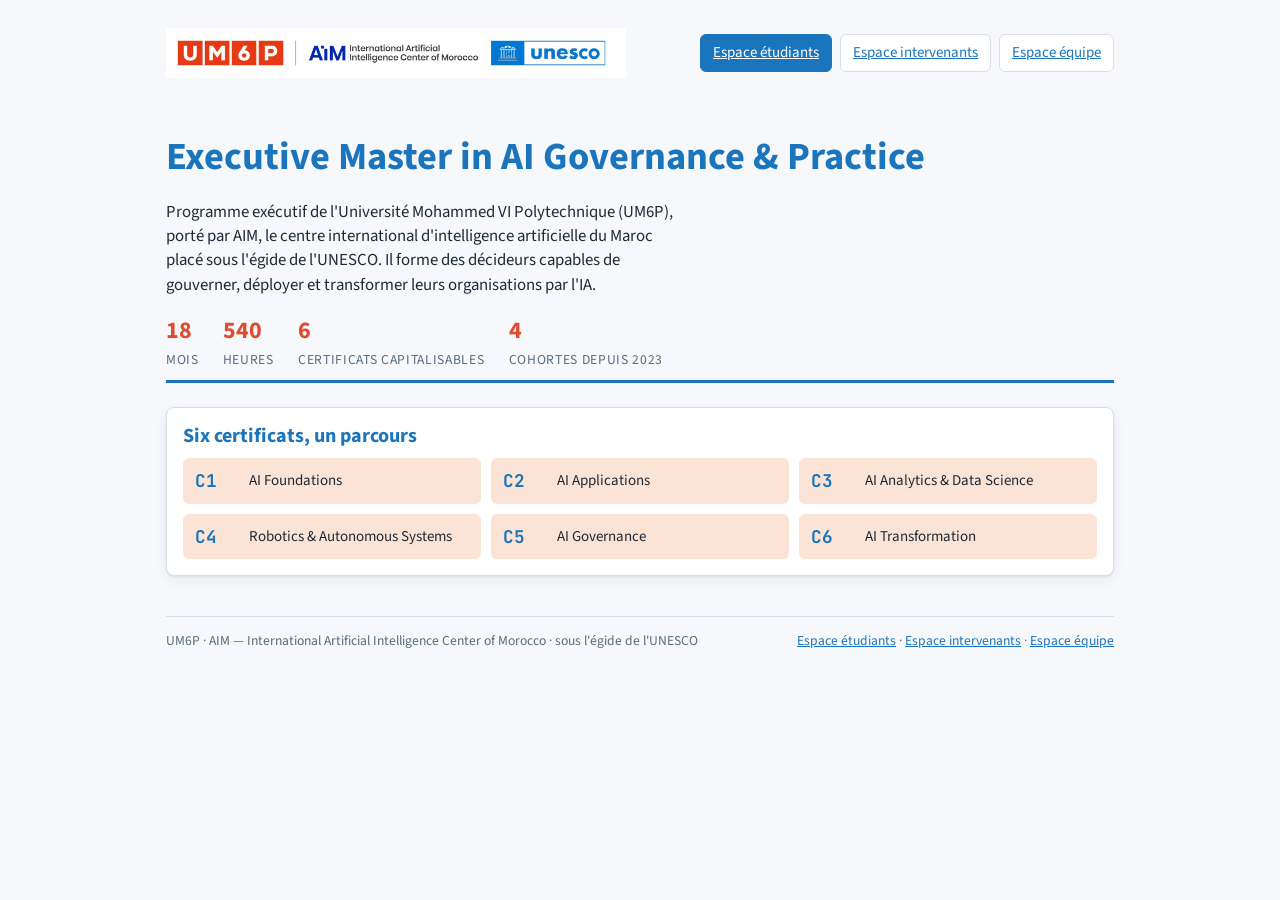
<file: index.html>
<!doctype html>
<html lang="fr">
<head>
<meta charset="utf-8">
<meta name="viewport" content="width=device-width, initial-scale=1, viewport-fit=cover">
<title>Master Exécutif AIGP — UM6P</title>
<meta name="description" content="Executive Master in AI Governance & Practice — UM6P | AIM | UNESCO. Espaces étudiants, intervenants et équipe.">
<link rel="stylesheet" href="https://fonts.googleapis.com/css2?family=Source+Sans+3:wght@400;600;700&family=JetBrains+Mono:wght@500;700&display=swap">
<link rel="stylesheet" href="styles.css">
<style>
  .home { max-width: 980px; margin: 0 auto; padding-block: 28px 60px; padding-left: max(16px, env(safe-area-inset-left, 0px)); padding-right: max(16px, env(safe-area-inset-right, 0px)); }
  .home header { display: flex; flex-wrap: wrap; gap: 16px; align-items: center; justify-content: space-between; margin-bottom: 28px; }
  .home header img { width: min(100%, 460px); }
  .hero { padding: 28px 0 10px; border-bottom: 3px solid var(--bleu); margin-bottom: 24px; }
  .hero h1 { font-size: clamp(1.6rem, 3.5vw, 2.4rem); }
  .hero p { max-width: 65ch; font-size: 1.05rem; }
  .facts { display: flex; flex-wrap: wrap; gap: 24px; margin: 14px 0 0; padding: 0; list-style: none; }
  .facts li strong { display: block; font-size: 1.5rem; color: var(--rouge); font-variant-numeric: tabular-nums; }
  .facts li span { font-size: .85rem; color: var(--texte-2); text-transform: uppercase; letter-spacing: .05em; }
  .grid { display: grid; grid-template-columns: repeat(auto-fit, minmax(260px, 1fr)); gap: 16px; }
  .certs { display: grid; grid-template-columns: repeat(auto-fit, minmax(280px, 1fr)); gap: 10px; counter-reset: c; }
  .certs div { display: grid; grid-template-columns: 44px 1fr; gap: 10px; align-items: center; padding: 10px 12px; background: var(--peche); border-radius: 6px; }
  .certs div b { font-family: var(--mono); color: var(--bleu); font-size: 1.1rem; }
  .cohorts a.btn { justify-content: space-between; width: 100%; margin-top: 8px; }
  footer { margin-top: 40px; font-size: .85rem; color: var(--texte-2); border-top: 1px solid var(--bord); padding-top: 14px; display: flex; flex-wrap: wrap; gap: 10px; justify-content: space-between; }
</style>
</head>
<body>
<div class="home">
  <header>
    <img src="assets/logo.png" alt="UM6P | AIM | UNESCO">
    <span style="display:flex;gap:8px;flex-wrap:wrap"><a class="btn primary" href="etudiant.html">Espace étudiants</a><a class="btn" href="prof.html">Espace intervenants</a><a class="btn" href="admin.html">Espace équipe</a></span>
  </header>

  <section class="hero">
    <h1>Executive Master in AI Governance &amp; Practice</h1>
    <p>Programme exécutif de l'Université Mohammed VI Polytechnique (UM6P), porté par AIM, le centre international d'intelligence artificielle du Maroc placé sous l'égide de l'UNESCO. Il forme des décideurs capables de gouverner, déployer et transformer leurs organisations par l'IA.</p>
    <ul class="facts">
      <li><strong>18</strong><span>mois</span></li>
      <li><strong>540</strong><span>heures</span></li>
      <li><strong>6</strong><span>certificats capitalisables</span></li>
      <li><strong>4</strong><span>cohortes depuis 2023</span></li>
    </ul>
  </section>

  <section class="card" style="margin-bottom:16px">
    <h2>Six certificats, un parcours</h2>
    <div class="certs">
      <div><b>C1</b><span>AI Foundations</span></div>
      <div><b>C2</b><span>AI Applications</span></div>
      <div><b>C3</b><span>AI Analytics &amp; Data Science</span></div>
      <div><b>C4</b><span>Robotics &amp; Autonomous Systems</span></div>
      <div><b>C5</b><span>AI Governance</span></div>
      <div><b>C6</b><span>AI Transformation</span></div>
    </div>
  </section>

  <footer>
    <span>UM6P · AIM — International Artificial Intelligence Center of Morocco · sous l'égide de l'UNESCO</span>
    <span><a href="etudiant.html">Espace étudiants</a> · <a href="prof.html">Espace intervenants</a> · <a href="admin.html">Espace équipe</a></span>
  </footer>
</div>
</body>
</html>
</file>
<file: styles.css>
/* Gestion Master Exécutif AIGP — feuille de style commune
   Layout : barre latérale fixe + zone de travail ; onglets horizontaux sur mobile. */
:root {
  --bleu: #1B75BC;        /* titres, actions principales (charte UM6P) */
  --bleu-fonce: #155E97;
  --rouge: #E2492F;       /* titres de séance, suppression */
  --peche: #FBE4D5;       /* cellules d'étiquette */
  --fond: #F6F8FB;
  --surface: #FFFFFF;
  --surface-2: #EEF2F7;
  --texte: #1E2A38;
  --texte-2: #5B6B7E;
  --bord: #D7DEE8;
  --ok: #2E8B57;
  --alerte: #C98A00;
  --critique: #C0392B;
  --ombre: 0 1px 2px rgba(20, 40, 70, .08), 0 4px 14px rgba(20, 40, 70, .06);
  --police: "Source Sans 3", "Segoe UI", Arial, sans-serif;
  --mono: "JetBrains Mono", "SFMono-Regular", Consolas, monospace;
  --rayon: 8px;
  color-scheme: light;
}
@media (prefers-color-scheme: dark) {
  :root:not([data-theme="light"]) {
    --fond: #121922; --surface: #1A2330; --surface-2: #222E3D; --texte: #E6ECF3; --texte-2: #9FB0C3;
    --bord: #2F3D4E; --peche: #4A3328; --bleu: #4C9BE0; --bleu-fonce: #6FB0EA; --rouge: #F0785F;
    --ombre: 0 1px 2px rgba(0,0,0,.4); color-scheme: dark;
  }
}
:root[data-theme="dark"] {
  --fond: #121922; --surface: #1A2330; --surface-2: #222E3D; --texte: #E6ECF3; --texte-2: #9FB0C3;
  --bord: #2F3D4E; --peche: #4A3328; --bleu: #4C9BE0; --bleu-fonce: #6FB0EA; --rouge: #F0785F;
  --ombre: 0 1px 2px rgba(0,0,0,.4); color-scheme: dark;
}

* { box-sizing: border-box; }
html, body { height: 100%; }
body { margin: 0; background: var(--fond); color: var(--texte); font-family: var(--police); font-size: 15px; line-height: 1.45; }
h1, h2, h3 { color: var(--bleu); margin: 0 0 .5em; text-wrap: balance; line-height: 1.2; }
h1 { font-size: 1.5rem; } h2 { font-size: 1.25rem; } h3 { font-size: 1.05rem; }
a { color: var(--bleu); }
button, input, select, textarea { font: inherit; color: inherit; }
.num { font-variant-numeric: tabular-nums; text-align: right; }
.mono { font-family: var(--mono); font-size: .9em; }
.muted { color: var(--texte-2); }
.hidden, [hidden] { display: none !important; }
.small { font-size: .85rem; }

/* Coque */
.shell { display: grid; grid-template-columns: 230px 1fr; min-height: 100%; }
.sidebar { background: var(--surface); border-right: 1px solid var(--bord); padding: 16px 12px; display: flex; flex-direction: column; gap: 4px; position: sticky; top: 0; height: 100vh; overflow-y: auto; }
.sidebar .brand { padding: 4px 8px 14px; border-bottom: 1px solid var(--bord); margin-bottom: 8px; }
.sidebar .brand img { width: 100%; height: auto; display: block; }
.sidebar .brand strong { display: block; margin-top: 8px; color: var(--bleu); font-size: .95rem; }
.nav button { width: 100%; text-align: left; background: none; border: 0; padding: 9px 10px; border-radius: 6px; cursor: pointer; color: var(--texte); display: flex; gap: 10px; align-items: center; }
.nav button:hover { background: var(--surface-2); }
.nav button.active { background: var(--bleu); color: #fff; }
.nav button .ico { width: 18px; text-align: center; opacity: .8; }
.sidebar .foot { margin-top: auto; font-size: .8rem; color: var(--texte-2); padding: 8px; }
main { padding-block: 20px 40px; padding-left: max(16px, env(safe-area-inset-left, 0px)); padding-right: max(16px, env(safe-area-inset-right, 0px)); min-width: 0; }
.topbar { display: flex; flex-wrap: wrap; gap: 12px; align-items: center; justify-content: space-between; margin-bottom: 18px; }
.topbar .scope { display: flex; gap: 8px; align-items: center; }
.topbar select { padding: 6px 10px; border-radius: 6px; border: 1px solid var(--bord); background: var(--surface); }

@media (max-width: 860px) {
  .shell { grid-template-columns: 1fr; }
  .sidebar { position: static; height: auto; border-right: 0; border-bottom: 1px solid var(--bord); padding: 10px 12px; }
  .sidebar .brand { display: none; }
  .nav { display: flex; gap: 4px; overflow-x: auto; padding-bottom: 4px; }
  .nav button { white-space: nowrap; width: auto; }
  .sidebar .foot { display: none; }
}

/* Composants */
.card { background: var(--surface); border: 1px solid var(--bord); border-radius: var(--rayon); padding: 16px; box-shadow: var(--ombre); }
.card + .card, .stack > * + * { margin-top: 16px; }
.tiles { display: grid; grid-template-columns: repeat(auto-fit, minmax(180px, 1fr)); gap: 12px; margin-bottom: 16px; }
.tile { background: var(--surface); border: 1px solid var(--bord); border-radius: var(--rayon); padding: 14px 16px; }
.tile .lbl { font-size: .78rem; text-transform: uppercase; letter-spacing: .06em; color: var(--texte-2); }
.tile .val { font-size: 1.6rem; font-weight: 600; margin-top: 4px; font-variant-numeric: tabular-nums; }
.tile .sub { font-size: .82rem; color: var(--texte-2); margin-top: 2px; }
.tile.neg .val { color: var(--critique); }
.toolbar { display: flex; flex-wrap: wrap; gap: 8px; align-items: center; margin-bottom: 12px; }
.toolbar .grow { flex: 1; }
.toolbar input[type=search], .toolbar select, .toolbar input[type=date] { padding: 7px 10px; border: 1px solid var(--bord); border-radius: 6px; background: var(--surface); min-width: 0; }
.btn { display: inline-flex; align-items: center; gap: 6px; padding: 7px 12px; border-radius: 6px; border: 1px solid var(--bord); background: var(--surface); cursor: pointer; }
.btn:hover { background: var(--surface-2); }
.btn.primary { background: var(--bleu); border-color: var(--bleu); color: #fff; }
.btn.primary:hover { background: var(--bleu-fonce); }
.btn.danger { color: var(--rouge); }
.btn.sm { padding: 3px 8px; font-size: .85rem; }
.btn:disabled { opacity: .5; cursor: default; }
.btn:focus-visible, .nav button:focus-visible, input:focus-visible, select:focus-visible { outline: 2px solid var(--bleu); outline-offset: 2px; }
.pill { display: inline-block; padding: 1px 8px; border-radius: 999px; font-size: .78rem; font-weight: 600; background: var(--surface-2); color: var(--texte-2); white-space: nowrap; }
.pill.ok { background: #DDF3E6; color: #1E6B3F; } .pill.warn { background: #FFF1CC; color: #7A5600; } .pill.bad { background: #FBDDD8; color: #8E2A1C; } .pill.info { background: #DCEBF8; color: #15507F; }
:root[data-theme="dark"] .pill.ok, :root[data-theme="dark"] .pill.warn, :root[data-theme="dark"] .pill.bad, :root[data-theme="dark"] .pill.info { filter: brightness(.75) saturate(.9); }

.tablewrap { overflow-x: auto; }
table { width: 100%; border-collapse: collapse; font-size: .92rem; }
th, td { padding: 7px 10px; border-bottom: 1px solid var(--bord); text-align: left; vertical-align: top; }
th { background: var(--bleu); color: #fff; font-weight: 600; white-space: nowrap; position: sticky; top: 0; }
table.plain th { background: var(--peche); color: var(--texte); }
tr:hover td { background: color-mix(in srgb, var(--surface-2) 60%, transparent); }
tfoot td { font-weight: 600; background: var(--surface-2); }
td.actions { white-space: nowrap; text-align: right; }
.row-sel td { background: var(--peche) !important; }

.empty { padding: 28px; text-align: center; color: var(--texte-2); border: 1px dashed var(--bord); border-radius: var(--rayon); }

/* Formulaires / modale */
dialog { border: 0; border-radius: 10px; padding: 0; width: min(640px, calc(100vw - 32px)); background: var(--surface); color: var(--texte); box-shadow: 0 20px 60px rgba(0,0,0,.3); }
dialog::backdrop { background: rgba(10, 20, 35, .45); }
dialog form { padding: 20px; }
dialog h2 { margin-bottom: 14px; }
.fields { display: grid; grid-template-columns: repeat(auto-fit, minmax(220px, 1fr)); gap: 12px; }
.field { display: flex; flex-direction: column; gap: 4px; }
.field.full { grid-column: 1 / -1; }
.field label { font-size: .82rem; color: var(--texte-2); font-weight: 600; }
.field input, .field select, .field textarea { padding: 8px 10px; border: 1px solid var(--bord); border-radius: 6px; background: var(--surface); width: 100%; }
.field textarea { min-height: 70px; resize: vertical; }
.field input[type=checkbox] { width: auto; }
.form-actions { display: flex; justify-content: flex-end; gap: 8px; margin-top: 18px; }

.toast { position: fixed; bottom: 20px; left: 50%; transform: translateX(-50%); background: var(--texte); color: var(--fond); padding: 10px 16px; border-radius: 8px; box-shadow: var(--ombre); z-index: 50; max-width: 90vw; }
.toast.err { background: var(--critique); color: #fff; }

/* Séances */
.jour { border: 1px solid var(--bord); border-radius: var(--rayon); margin-bottom: 12px; overflow: hidden; background: var(--surface); }
.jour header { display: flex; flex-wrap: wrap; gap: 10px; align-items: center; padding: 8px 12px; background: var(--surface-2); }
.jour header strong { color: var(--rouge); }
.jour .creneau { display: grid; grid-template-columns: 56px 1fr auto auto; gap: 10px; padding: 7px 12px; border-top: 1px solid var(--bord); align-items: center; }
.jour .demi { display: flex; flex-wrap: wrap; gap: 10px; align-items: center; padding: 6px 12px; border-top: 1px solid var(--bord); background: color-mix(in srgb, var(--peche) 45%, var(--surface)); font-size: .88rem; }
.code { font-family: var(--mono); font-weight: 700; letter-spacing: .15em; background: var(--surface); border: 1px solid var(--bord); padding: 1px 8px; border-radius: 4px; }
@media (max-width: 640px) { .jour .creneau { grid-template-columns: 48px 1fr; } }

/* Pointage */
.att-grid { display: grid; grid-template-columns: repeat(auto-fill, minmax(260px, 1fr)); gap: 8px; }
.att { display: flex; align-items: center; justify-content: space-between; gap: 8px; padding: 8px 10px; border: 1px solid var(--bord); border-radius: 6px; background: var(--surface); }
.att .seg { display: inline-flex; border: 1px solid var(--bord); border-radius: 6px; overflow: hidden; }
.att .seg button { border: 0; background: var(--surface); padding: 4px 9px; cursor: pointer; font-size: .82rem; }
.att .seg button.on.P { background: var(--ok); color: #fff; } .att .seg button.on.A { background: var(--critique); color: #fff; } .att .seg button.on.E { background: var(--alerte); color: #fff; }

/* Barres simples (tableau de bord) */
.bars { display: grid; gap: 8px; }
.bar { display: grid; grid-template-columns: 110px 1fr 120px; gap: 10px; align-items: center; font-size: .9rem; }
.bar .track { position: relative; height: 22px; background: var(--surface-2); border-radius: 4px; overflow: hidden; }
.bar .track span { position: absolute; inset: 0 auto 0 0; border-radius: 4px; }
.bar .track .rec { background: var(--bleu); } .bar .track .dep { background: var(--rouge); opacity: .85; }
.legend { display: flex; gap: 14px; font-size: .82rem; color: var(--texte-2); margin-top: 8px; }
.legend i { display: inline-block; width: 12px; height: 12px; border-radius: 3px; vertical-align: -1px; margin-right: 4px; }

/* Kit QR */
.slides { display: grid; grid-template-columns: repeat(auto-fill, minmax(420px, 1fr)); gap: 16px; }
.slide-card canvas { width: 100%; height: auto; border: 1px solid var(--bord); border-radius: 6px; background: #fff; }
.slide-card .meta { display: flex; justify-content: space-between; align-items: center; gap: 8px; margin-top: 8px; flex-wrap: wrap; }
@media (max-width: 480px) { .slides { grid-template-columns: 1fr; } }
pre.snippet { background: var(--surface-2); padding: 12px; border-radius: 6px; overflow-x: auto; font-size: .8rem; font-family: var(--mono); white-space: pre-wrap; word-break: break-all; }

@media print {
  body { background: #fff; }
  .sidebar, .topbar, .toolbar, .no-print, .toast { display: none !important; }
  .shell { display: block; }
  main { padding: 0; }
  .slides { display: block; }
  .slide-card { page-break-after: always; break-after: page; padding: 0; border: 0; }
  .slide-card canvas { width: 100%; border: 0; }
  .slide-card .meta { display: none; }
  .card { border: 0; box-shadow: none; padding: 0; }
}

/* Pages publiques (pointage, planning) */
.public { max-width: 560px; margin: 0 auto; padding-block: 24px; padding-left: max(16px, env(safe-area-inset-left, 0px)); padding-right: max(16px, env(safe-area-inset-right, 0px)); }
.public .logo { width: min(100%, 420px); display: block; margin: 0 auto 18px; }
.public .step { display: none; } .public .step.on { display: block; }
.public .bigcode { font-family: var(--mono); font-size: 2rem; letter-spacing: .4em; text-align: center; padding: 12px; width: 100%; border: 2px solid var(--bord); border-radius: 10px; }
.public .names { display: grid; gap: 6px; max-height: 50vh; overflow-y: auto; margin-top: 10px; }
.public .names button { text-align: left; padding: 10px 12px; border: 1px solid var(--bord); border-radius: 8px; background: var(--surface); cursor: pointer; }
.public .names button:hover { border-color: var(--bleu); }
.public .names button.deja { opacity: .55; }
.public .ok-box { text-align: center; padding: 30px 16px; border: 2px solid var(--ok); border-radius: 12px; }
.public .ok-box .check { font-size: 3rem; color: var(--ok); }
.public .err { color: var(--critique); margin-top: 10px; }
.public .wide { max-width: 980px; }
</file>
